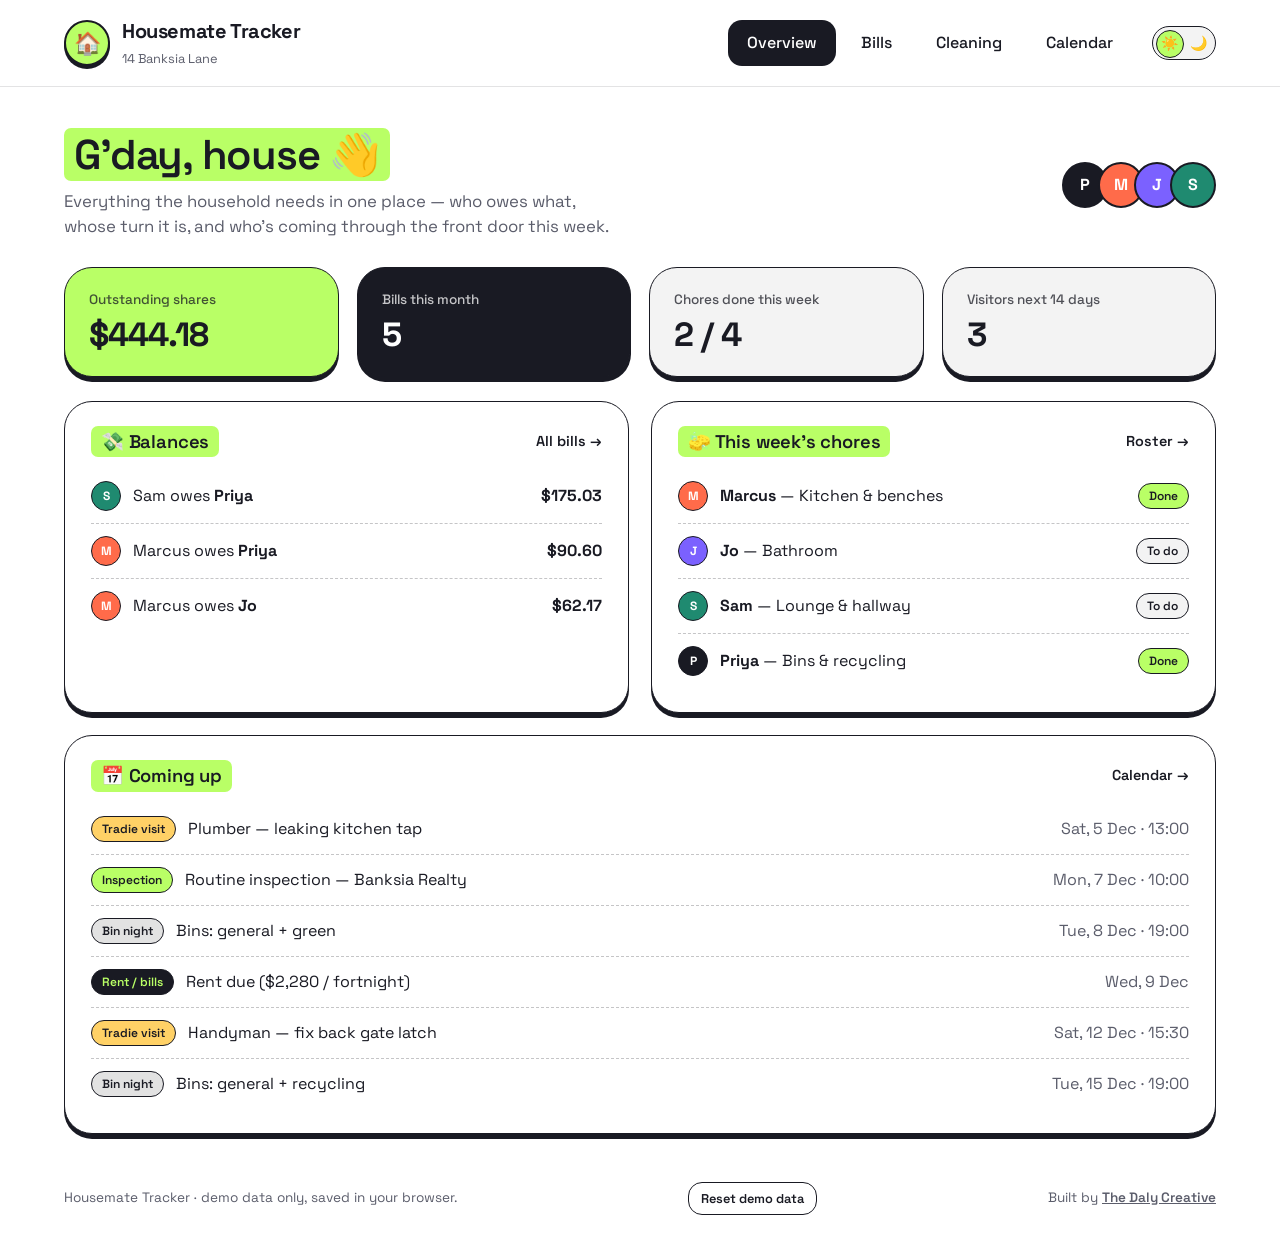
<file: index.html>
<!DOCTYPE html>
<html lang="en" data-theme="light">
<head>
  <meta charset="UTF-8">
  <meta name="viewport" content="width=device-width, initial-scale=1.0">
  <title>Housemate Tracker — shared bills, chores &amp; house calendar</title>
  <meta name="description" content="Housemate Tracker: split shared bills, rotate the cleaning roster and keep inspections and tradie visits on one shared calendar. Portfolio demo by The Daly Creative.">
  <link rel="icon" href="favicon-32.png?v=20261117" sizes="32x32" type="image/png">
  <link rel="apple-touch-icon" href="apple-touch-icon.png?v=20261117">
  <link rel="preconnect" href="https://fonts.googleapis.com">
  <link href="https://fonts.googleapis.com/css2?family=Space+Grotesk:wght@400;500;600;700&display=swap" rel="stylesheet">
  <link rel="stylesheet" href="style.css">
  <script>
    (function () {
      var t = null; try { t = localStorage.getItem("ht-theme"); } catch (e) {}
      if (!t) t = window.matchMedia && matchMedia("(prefers-color-scheme: dark)").matches ? "dark" : "light";
      document.documentElement.setAttribute("data-theme", t);
    })();
  </script>
</head>
<body>
<a href="#main" class="skip-link">Skip to main content</a>
<div id="sr-announce" class="visually-hidden" aria-live="polite" aria-atomic="true"></div>

<header class="topbar">
  <div class="wrap topbar-inner">
    <a class="brand" href="#">
      <span class="brand-mark" aria-hidden="true">🏠</span>
      <span><strong>Housemate Tracker</strong><small id="house-name">14 Banksia Lane</small></span>
    </a>
    <nav aria-label="Sections" class="tabs" role="tablist">
      <a href="#overview" class="tab is-active" data-tab="overview">Overview</a>
      <a href="#bills" class="tab" data-tab="bills">Bills</a>
      <a href="#roster" class="tab" data-tab="roster">Cleaning</a>
      <a href="#calendar" class="tab" data-tab="calendar">Calendar</a>
    </nav>
    <button class="theme-toggle" id="theme-toggle" type="button" aria-label="Switch to dark mode">
      <span class="sun" aria-hidden="true">☀️</span><span class="moon" aria-hidden="true">🌙</span>
    </button>
  </div>
</header>

<main id="main" class="wrap">

  <!-- OVERVIEW -->
  <section id="overview" class="panel is-active" aria-labelledby="ov-h">
    <div class="hero">
      <div>
        <h1 id="ov-h"><span class="hl">G'day, house 👋</span></h1>
        <p class="muted">Everything the household needs in one place — who owes what, whose turn it is, and who's coming through the front door this week.</p>
      </div>
      <div class="avatars" id="avatars" aria-label="Housemates"></div>
    </div>

    <div class="stats" id="stats"></div>

    <div class="grid-2">
      <article class="card">
        <header class="card-h"><h2>💸 Balances</h2><a href="#bills" class="link" data-goto="bills">All bills →</a></header>
        <ul class="list" id="ov-balances"></ul>
      </article>
      <article class="card">
        <header class="card-h"><h2>🧽 This week's chores</h2><a href="#roster" class="link" data-goto="roster">Roster →</a></header>
        <ul class="list" id="ov-chores"></ul>
      </article>
      <article class="card span-2">
        <header class="card-h"><h2>📅 Coming up</h2><a href="#calendar" class="link" data-goto="calendar">Calendar →</a></header>
        <ul class="list upcoming" id="ov-upcoming"></ul>
      </article>
    </div>
  </section>

  <!-- BILLS -->
  <section id="bills" class="panel" aria-labelledby="bills-h">
    <div class="section-h">
      <h1 id="bills-h"><span class="hl">Shared bills</span></h1>
      <p class="muted">Add a bill, choose who it's split between, and tick people off as they pay their share.</p>
    </div>

    <div class="grid-2 bills-layout">
      <form class="card form" id="bill-form">
        <h2>Add a bill</h2>
        <label>What is it?<input name="desc" required placeholder="e.g. Electricity — Q4"></label>
        <div class="row">
          <label>Amount ($)<input name="amount" type="number" min="0" step="0.01" required placeholder="0.00"></label>
          <label>Due<input name="due" type="date" required></label>
        </div>
        <label>Paid upfront by<select name="payer" id="bill-payer"></select></label>
        <fieldset>
          <legend>Split between</legend>
          <div class="chips" id="bill-split"></div>
        </fieldset>
        <label>Category
          <select name="cat">
            <option>⚡ Power</option><option>💧 Water</option><option>🌐 Internet</option><option>🔥 Gas</option><option>🛒 Groceries</option><option>🧻 Supplies</option><option>🏠 Rent</option>
          </select>
        </label>
        <button class="btn primary" type="submit">Add bill</button>
      </form>

      <article class="card">
        <header class="card-h"><h2>Who owes whom</h2></header>
        <ul class="list" id="settle"></ul>
        <p class="tiny muted">Simplified so the house settles up in the fewest transfers.</p>
      </article>
    </div>

    <div class="bill-list" id="bill-list"></div>
  </section>

  <!-- ROSTER -->
  <section id="roster" class="panel" aria-labelledby="roster-h">
    <div class="section-h row-between">
      <div>
        <h1 id="roster-h"><span class="hl">Cleaning roster</span></h1>
        <p class="muted">Chores rotate every Monday. Tick them off when they're done.</p>
      </div>
      <div class="week-nav">
        <button class="btn ghost" id="wk-prev" aria-label="Previous week">←</button>
        <strong id="wk-label"></strong>
        <button class="btn ghost" id="wk-next" aria-label="Next week">→</button>
      </div>
    </div>
    <div class="roster" id="roster-grid"></div>
    <article class="card">
      <header class="card-h"><h2>🏆 Chore streaks</h2></header>
      <div class="bars" id="streaks"></div>
    </article>
  </section>

  <!-- CALENDAR -->
  <section id="calendar" class="panel" aria-labelledby="cal-h">
    <div class="section-h row-between">
      <div>
        <h1 id="cal-h"><span class="hl">House calendar</span></h1>
        <p class="muted">Inspections, tradie visits, bin nights and rent — shared with everyone.</p>
      </div>
      <div class="week-nav">
        <button class="btn ghost" id="m-prev" aria-label="Previous month">←</button>
        <strong id="m-label"></strong>
        <button class="btn ghost" id="m-next" aria-label="Next month">→</button>
      </div>
    </div>
    <div class="legend" id="legend"></div>
    <div class="cal" id="cal" role="grid"></div>

    <form class="card form inline" id="event-form">
      <h2>Add event</h2>
      <label>Title<input name="title" required placeholder="e.g. Plumber — kitchen tap"></label>
      <label>Date<input name="date" type="date" required></label>
      <label>Time<input name="time" type="time" value="09:00"></label>
      <label>Type
        <select name="type" id="event-type"></select>
      </label>
      <button class="btn primary" type="submit">Add</button>
    </form>
  </section>
</main>

<footer class="wrap footer">
  <span>Housemate Tracker · demo data only, saved in your browser.</span>
  <button class="btn ghost tiny" id="reset">Reset demo data</button>
  <span>Built by <a href="https://www.thedalycreative.com">The Daly Creative</a></span>
</footer>

<script src="app.js"></script>
</body>
</html>
</file>
<file: style.css>
/* Housemate Tracker — Positivus-inspired: lime + ink, outlined cards, chunky offset shadows */
:root, [data-theme="light"]{
  --bg:#FFFFFF; --surface:#FFFFFF; --soft:#F3F3F3; --ink:#191A23; --text:#191A23; --muted:#5b5d6b;
  --line:#191A23; --lime:#B9FF66; --on-lime:#191A23; --dark-card:#191A23; --on-dark:#FFFFFF;
  --ok:#1F8A70; --bad:#E5484D; --shadow:0 5px 0 #191A23; --shadow-sm:0 3px 0 #191A23; --r:28px; --r-sm:14px;
  color-scheme: light;
}
[data-theme="dark"]{
  --bg:#111218; --surface:#191A23; --soft:#23242F; --ink:#B9FF66; --text:#F3F3F3; --muted:#A0A2B0;
  --line:#3a3c4a; --dark-card:#B9FF66; --on-dark:#191A23; --shadow:0 5px 0 #B9FF66; --shadow-sm:0 3px 0 #B9FF66;
  color-scheme: dark;
}
*{box-sizing:border-box}
html{transition:background-color .25s}
body{margin:0;font-family:"Space Grotesk",system-ui,sans-serif;background:var(--bg);color:var(--text);line-height:1.5;transition:background-color .25s,color .25s}
a{color:inherit}
.wrap{max-width:1200px;margin:0 auto;padding:0 24px}
.visually-hidden{position:absolute!important;width:1px;height:1px;overflow:hidden;clip:rect(0 0 0 0)}
.skip-link{position:absolute;left:-999px;top:0;background:var(--lime);color:var(--on-lime);padding:.6rem 1rem;z-index:99;font-weight:700}
.skip-link:focus{left:0}
.muted{color:var(--muted)} .tiny{font-size:.8rem}

/* ---------- header ---------- */
.topbar{position:sticky;top:0;z-index:10;background:color-mix(in srgb,var(--bg) 88%,transparent);backdrop-filter:blur(10px);border-bottom:1px solid color-mix(in srgb,var(--text) 12%,transparent)}
.topbar-inner{display:flex;align-items:center;gap:20px;padding-top:16px;padding-bottom:16px;flex-wrap:wrap}
.brand{display:flex;gap:12px;align-items:center;text-decoration:none;color:var(--text);margin-right:auto}
.brand-mark{width:46px;height:46px;border-radius:50%;background:var(--lime);border:2px solid #191A23;display:grid;place-items:center;font-size:22px;box-shadow:0 3px 0 #191A23}
.brand strong{display:block;font-size:1.25rem;letter-spacing:-.02em} .brand small{color:var(--muted);font-size:.8rem}
.tabs{display:flex;gap:6px;overflow-x:auto}
.tab{padding:10px 18px;border-radius:var(--r-sm);text-decoration:none;color:var(--text);font-weight:500;font-size:1rem;white-space:nowrap;border:1px solid transparent;transition:background .15s,border-color .15s}
.tab:hover{border-color:var(--text)}
.tab.is-active{background:var(--dark-card);color:var(--on-dark)}
.theme-toggle{position:relative;width:64px;height:34px;border-radius:999px;border:1.5px solid var(--text);background:var(--soft);cursor:pointer;display:flex;align-items:center;justify-content:space-between;padding:0 8px;font-size:14px}
.theme-toggle::after{content:"";position:absolute;top:3px;left:3px;width:26px;height:26px;border-radius:50%;background:var(--lime);border:1.5px solid #191A23;transition:transform .25s cubic-bezier(.3,1.4,.6,1)}
[data-theme="dark"] .theme-toggle::after{transform:translateX(30px)}
.theme-toggle span{position:relative;z-index:1}


.panel{display:none;animation:in .35s ease-out} .panel.is-active{display:block}
@keyframes in{from{opacity:0;transform:translateY(8px)}to{opacity:1;transform:none}}

/* ---------- type ---------- */
h1{font-size:clamp(1.9rem,3.6vw,2.6rem);margin:0 0 10px;letter-spacing:-.03em;font-weight:600;line-height:1.15}
h2{font-size:1.15rem;margin:0;font-weight:600;letter-spacing:-.01em}
.hl{background:var(--lime);color:#191A23;padding:0 .25em;border-radius:7px;box-decoration-break:clone;-webkit-box-decoration-break:clone}
.section-h{margin-bottom:28px} .section-h p{max-width:560px;margin:6px 0 0}
.row-between{display:flex;justify-content:space-between;align-items:flex-end;gap:16px;flex-wrap:wrap}

/* ---------- overview hero ---------- */
.hero{display:flex;justify-content:space-between;align-items:center;gap:24px;flex-wrap:wrap;margin-bottom:28px}
.hero p{max-width:560px;margin:6px 0 0;font-size:1.05rem}
.avatars{display:flex}
.av{width:46px;height:46px;border-radius:50%;display:grid;place-items:center;color:#fff;font-weight:700;border:2px solid #191A23;margin-left:-10px;font-size:1rem}
.av.sm{width:30px;height:30px;font-size:.75rem;border-width:1.5px;margin-left:0}

/* ---------- stats ---------- */
.stats{display:grid;grid-template-columns:repeat(4,1fr);gap:18px;margin-bottom:24px}
.stat{border-radius:var(--r);padding:22px 24px;border:1.5px solid var(--text);box-shadow:var(--shadow);background:var(--soft)}
.stat:nth-child(1){background:var(--lime);color:#191A23;border-color:#191A23}
.stat:nth-child(2){background:var(--dark-card);color:var(--on-dark)}
.stat .k{font-size:.85rem;font-weight:500;opacity:.75}
.stat .v{font-size:2.1rem;font-weight:700;letter-spacing:-.03em;line-height:1.1;margin-top:6px}

/* ---------- cards ---------- */
.grid-2{display:grid;grid-template-columns:1fr 1fr;gap:22px}
.span-2{grid-column:span 2}
.card{background:var(--surface);border-radius:var(--r);padding:24px 26px;border:1.5px solid var(--text);box-shadow:var(--shadow)}
.card-h{display:flex;justify-content:space-between;align-items:center;margin-bottom:12px;gap:10px}
.card-h h2{background:var(--lime);color:#191A23;padding:2px 10px;border-radius:7px}
.link{font-size:.9rem;font-weight:600;text-decoration:none;display:inline-flex;gap:6px;align-items:center}
.link:hover{text-decoration:underline;text-underline-offset:3px}
.list{list-style:none;margin:0;padding:0}
.list li{display:flex;align-items:center;gap:12px;padding:12px 0;border-bottom:1px dashed color-mix(in srgb,var(--text) 25%,transparent)}
.list li:last-child{border-bottom:0}
.list .grow{flex:1}
.pill,.ev{border:1px solid #191A23}
.pill{font-size:.75rem;font-weight:600;padding:3px 10px;border-radius:999px;white-space:nowrap}

/* ---------- buttons & forms ---------- */
.btn{font:inherit;font-weight:600;border:1.5px solid var(--text);border-radius:var(--r-sm);padding:12px 22px;cursor:pointer;transition:transform .12s,box-shadow .12s}
.btn.primary{background:var(--dark-card);color:var(--on-dark);box-shadow:var(--shadow-sm)}
.btn.primary:hover{transform:translateY(-2px);box-shadow:0 5px 0 var(--lime)}
.btn.primary:active{transform:translateY(2px);box-shadow:none}
.btn.ghost{background:var(--surface);color:var(--text)} .btn.ghost:hover{background:var(--lime);color:#191A23}
.btn.tiny{padding:6px 12px;font-size:.8rem}
.btn:focus-visible,.tab:focus-visible,.theme-toggle:focus-visible,input:focus-visible,select:focus-visible,.share:focus-visible,.check:focus-visible{outline:3px solid var(--lime);outline-offset:3px}

.form{display:flex;flex-direction:column;gap:14px}
.form > h2{align-self:flex-start;background:var(--lime);color:#191A23;padding:2px 10px;border-radius:7px}
.form label{display:flex;flex-direction:column;gap:6px;font-size:.85rem;font-weight:500;color:var(--muted)}
.form input,.form select{font:inherit;color:var(--text);padding:11px 14px;border:1.5px solid var(--text);border-radius:var(--r-sm);background:var(--soft)}
.form .row{display:grid;grid-template-columns:1fr 1fr;gap:12px}
fieldset{border:0;padding:0;margin:0} legend{font-size:.85rem;font-weight:500;color:var(--muted);margin-bottom:8px}
.chips{display:flex;flex-wrap:wrap;gap:8px}
.chip{display:inline-flex;align-items:center;gap:8px;border:1.5px solid var(--text);border-radius:999px;padding:5px 14px 5px 5px;cursor:pointer;font-weight:600;font-size:.9rem;color:var(--text);background:var(--surface)}
.chip input{display:none} .chip:has(input:checked){background:var(--lime);color:#191A23;border-color:#191A23}

/* ---------- bills ---------- */
.bills-layout{margin-bottom:26px}
.bill-list{display:grid;grid-template-columns:repeat(auto-fill,minmax(330px,1fr));gap:20px}
.bill{background:var(--soft);border-radius:var(--r);padding:20px 22px;border:1.5px solid var(--text);box-shadow:var(--shadow);display:flex;flex-direction:column;gap:12px;transition:transform .15s}
.bill:hover{transform:translateY(-3px)}
.bill.done{opacity:.55}
.bill-top{display:flex;justify-content:space-between;gap:10px}
.bill-amt{font-size:1.6rem;font-weight:700;letter-spacing:-.02em}
.progress{height:12px;background:var(--surface);border:1.5px solid var(--text);border-radius:99px;overflow:hidden}
.progress span{display:block;height:100%;background:var(--lime);transition:width .4s}
.shares{display:flex;flex-wrap:wrap;gap:6px}
.share{display:flex;align-items:center;gap:6px;border:1.5px solid var(--text);background:var(--surface);border-radius:999px;padding:3px 12px 3px 3px;font-size:.82rem;font-weight:600;cursor:pointer;font-family:inherit;color:var(--text)}
.share.paid{background:var(--lime);color:#191A23;border-color:#191A23}
.share.payer{cursor:default;background:var(--dark-card);color:var(--on-dark)}
.bill-foot{display:flex;justify-content:space-between;align-items:center;font-size:.85rem;color:var(--muted)}
.icon-btn{background:none;border:0;color:var(--muted);cursor:pointer;font-size:.85rem;font-family:inherit;text-decoration:underline;text-underline-offset:3px} .icon-btn:hover{color:var(--bad)}

/* ---------- roster ---------- */
.week-nav{display:flex;align-items:center;gap:12px}
.roster{display:grid;grid-template-columns:repeat(auto-fill,minmax(260px,1fr));gap:20px;margin-bottom:24px}
.chore{background:var(--surface);border-radius:var(--r);padding:20px;border:1.5px solid var(--text);box-shadow:var(--shadow);display:flex;gap:14px;align-items:center;position:relative;overflow:hidden}
.chore::before{content:"";position:absolute;left:0;top:0;bottom:0;width:10px;background:var(--c);border-right:1.5px solid var(--text)}
.chore > *:first-child{margin-left:8px}
.chore .grow{flex:1} .chore .t{font-weight:700} .chore .s{font-size:.82rem;color:var(--muted)}
.check{width:36px;height:36px;border-radius:12px;border:1.5px solid var(--text);background:var(--soft);cursor:pointer;display:grid;place-items:center;font-size:1.1rem;color:#191A23;font-weight:700;transition:transform .12s}
.check:hover{transform:scale(1.06)}
.check.on{background:var(--lime);border-color:#191A23}
.bars{display:flex;flex-direction:column;gap:12px}
.bar-row{display:grid;grid-template-columns:110px 1fr 44px;align-items:center;gap:12px;font-weight:600}
.bar{height:16px;background:var(--soft);border:1.5px solid var(--text);border-radius:99px;overflow:hidden} .bar span{display:block;height:100%;border-right:1.5px solid #191A23;transition:width .6s}

/* ---------- calendar ---------- */
.legend{display:flex;flex-wrap:wrap;gap:8px;margin-bottom:16px}
.cal{display:grid;grid-template-columns:repeat(7,1fr);gap:8px;margin-bottom:26px}
.dow{font-size:.8rem;font-weight:600;color:var(--muted);text-align:center;padding:4px 0}
.day{background:var(--surface);border-radius:16px;min-height:110px;padding:8px;border:1.5px solid color-mix(in srgb,var(--text) 22%,transparent);display:flex;flex-direction:column;gap:4px;overflow:hidden}
.day.out{opacity:.38}
.day.today{border:1.5px solid var(--text);box-shadow:var(--shadow-sm);background:var(--soft)}
.day.today .n{background:var(--lime);color:#191A23;border-radius:6px;padding:0 6px;align-self:flex-start}
.day .n{font-size:.82rem;font-weight:700;color:var(--muted)}
.ev{font-size:.72rem;font-weight:600;padding:2px 7px;border-radius:7px;white-space:nowrap;overflow:hidden;text-overflow:ellipsis}
.form.inline{display:grid;grid-template-columns:2fr 1fr 1fr 1fr auto;align-items:end;background:var(--dark-card);color:var(--on-dark)}
.form.inline label{color:inherit;opacity:.85}
.form.inline > h2{grid-column:1/-1;justify-self:start}
.form.inline .btn.primary{background:var(--lime);color:#191A23;border-color:#191A23;box-shadow:none}

.footer{display:flex;justify-content:space-between;align-items:center;gap:12px;flex-wrap:wrap;padding-bottom:32px;font-size:.85rem;color:var(--muted)}
.footer a{font-weight:600}

[data-theme="dark"] .av{border-color:#F3F3F3}
[data-theme="dark"] .brand-mark{border-color:#F3F3F3}
main.wrap{padding-top:44px;padding-bottom:48px}
@media (max-width:900px){
  .form.inline{grid-template-columns:1fr 1fr}
  .form.inline .btn{grid-column:1/-1}
  .stats{grid-template-columns:1fr 1fr}
  .grid-2{grid-template-columns:1fr} .span-2{grid-column:auto}
  .day{min-height:64px;border-radius:12px} .ev{font-size:0;padding:0;height:8px}
  .topbar-inner{gap:12px} .tabs{order:3;width:100%}
}
@media (prefers-reduced-motion:reduce){*{animation:none!important;transition:none!important}}
</file>
